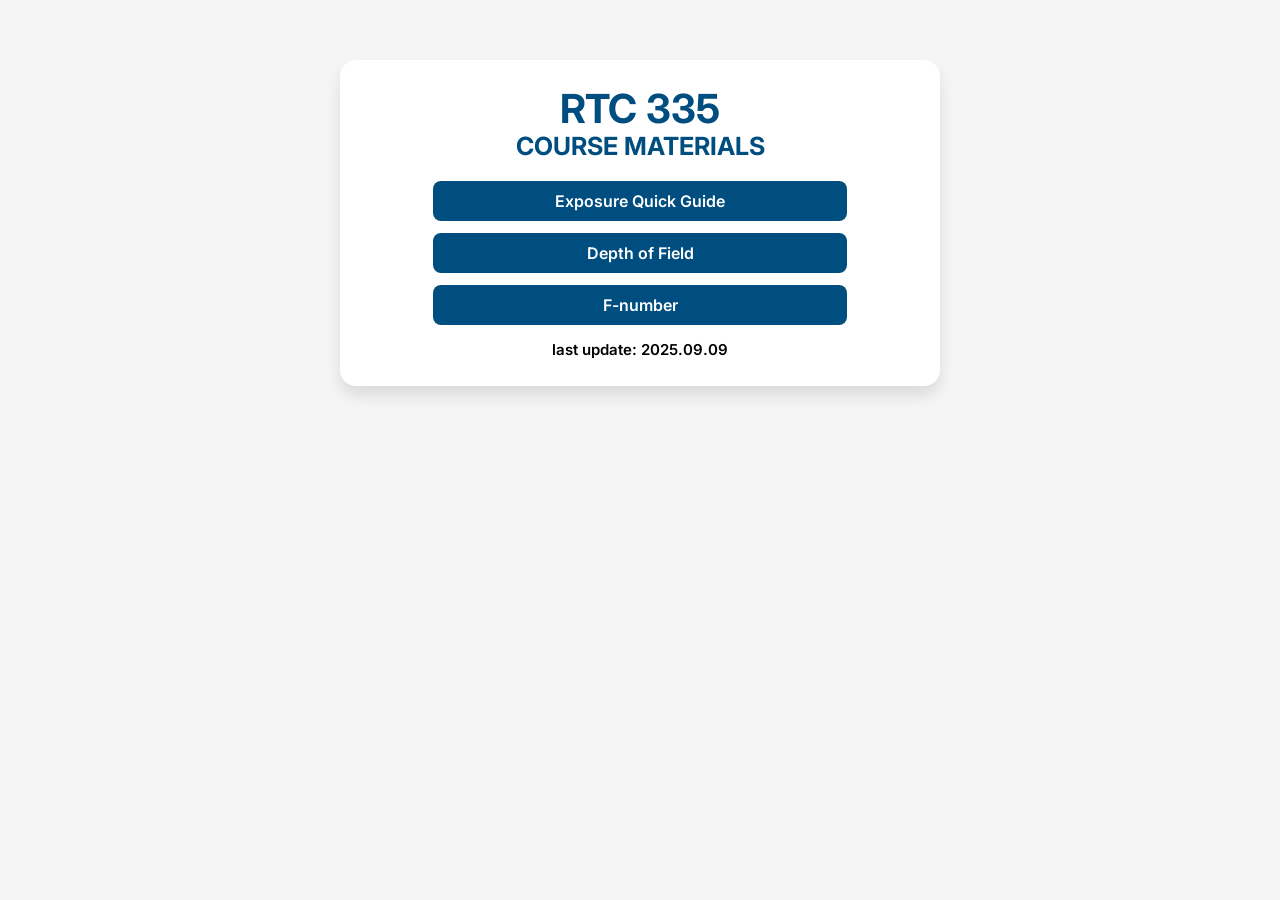
<file: index.html>
<!DOCTYPE html>
<html lang="en">
<head>
  <meta charset="UTF-8">
  <meta name="viewport" content="width=device-width, initial-scale=1">
  <title>RTC 335</title>
  <link rel="preconnect" href="https://fonts.googleapis.com">
  <link rel="preconnect" href="https://fonts.gstatic.com" crossorigin>
  <link href="https://fonts.googleapis.com/css2?family=Inter:wght@400;600&display=swap" rel="stylesheet">
  <link rel="stylesheet" href="assets/index-style.css">
</head>
<body>

  <div class="container">
    <h1>RTC 335</h1>
    <h2>COURSE MATERIALS</h2>
    <nav aria-label="Index Navigation">
      <a class="button" href="guide.html">Exposure Quick Guide</a>
      <a class="button" href="dof.html">Depth of Field</a>
      <a class="button" href="fstop.html">F-number</a>
    </nav>
    <p class="text">last update: 2025.09.09</p>
  </div>
  
</body>
</html>
</file>
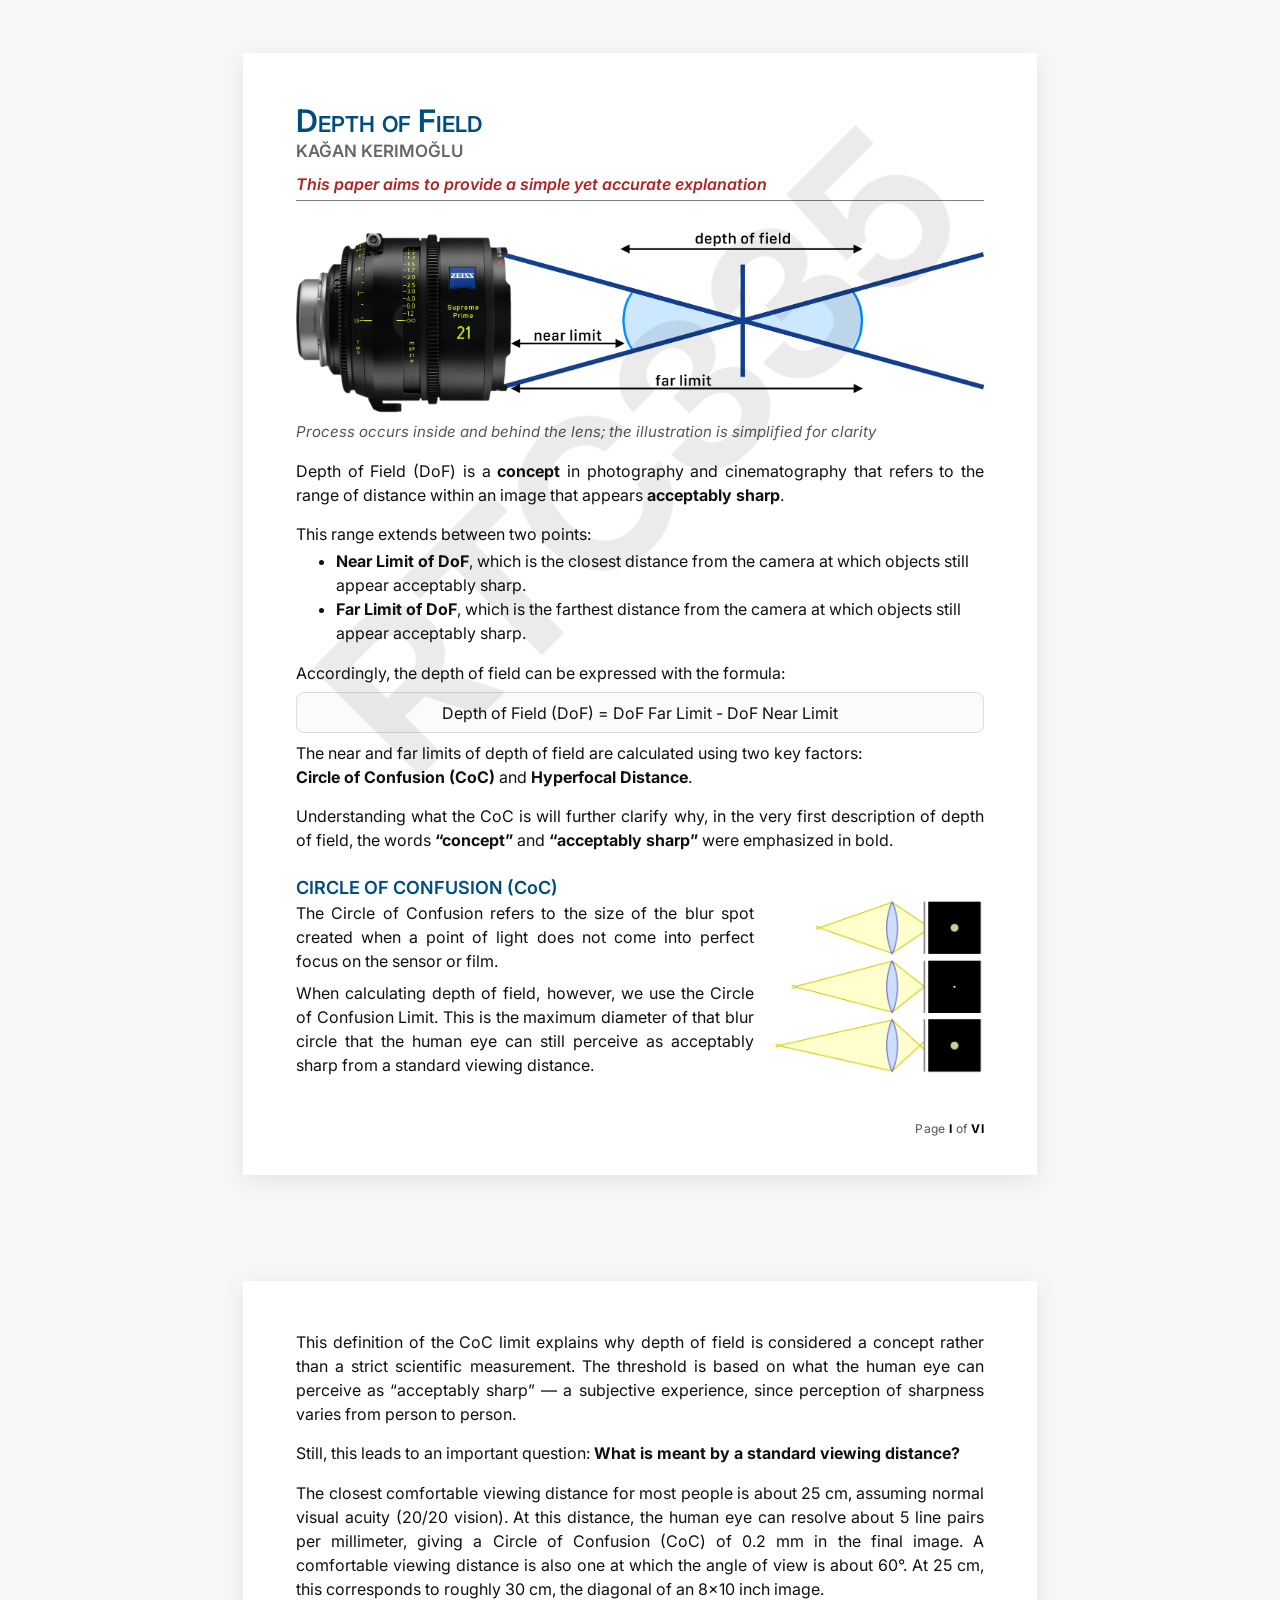
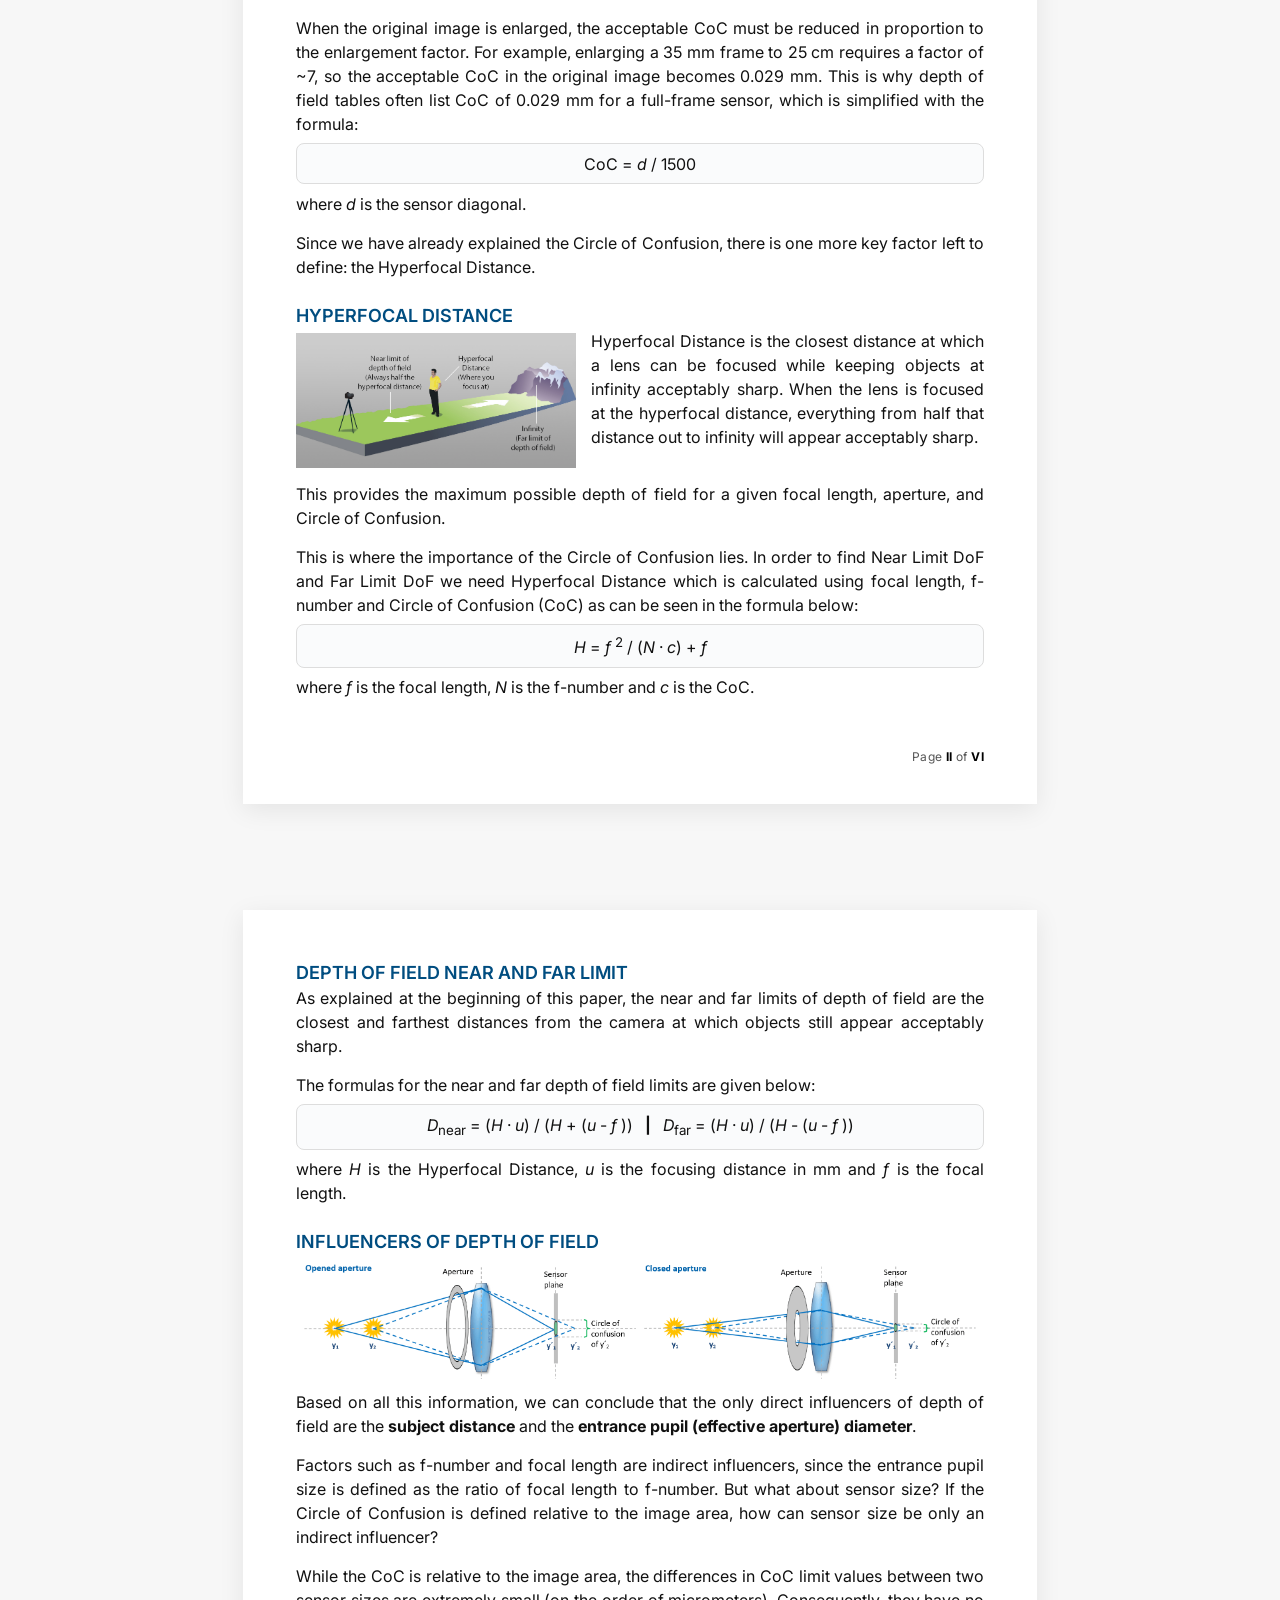
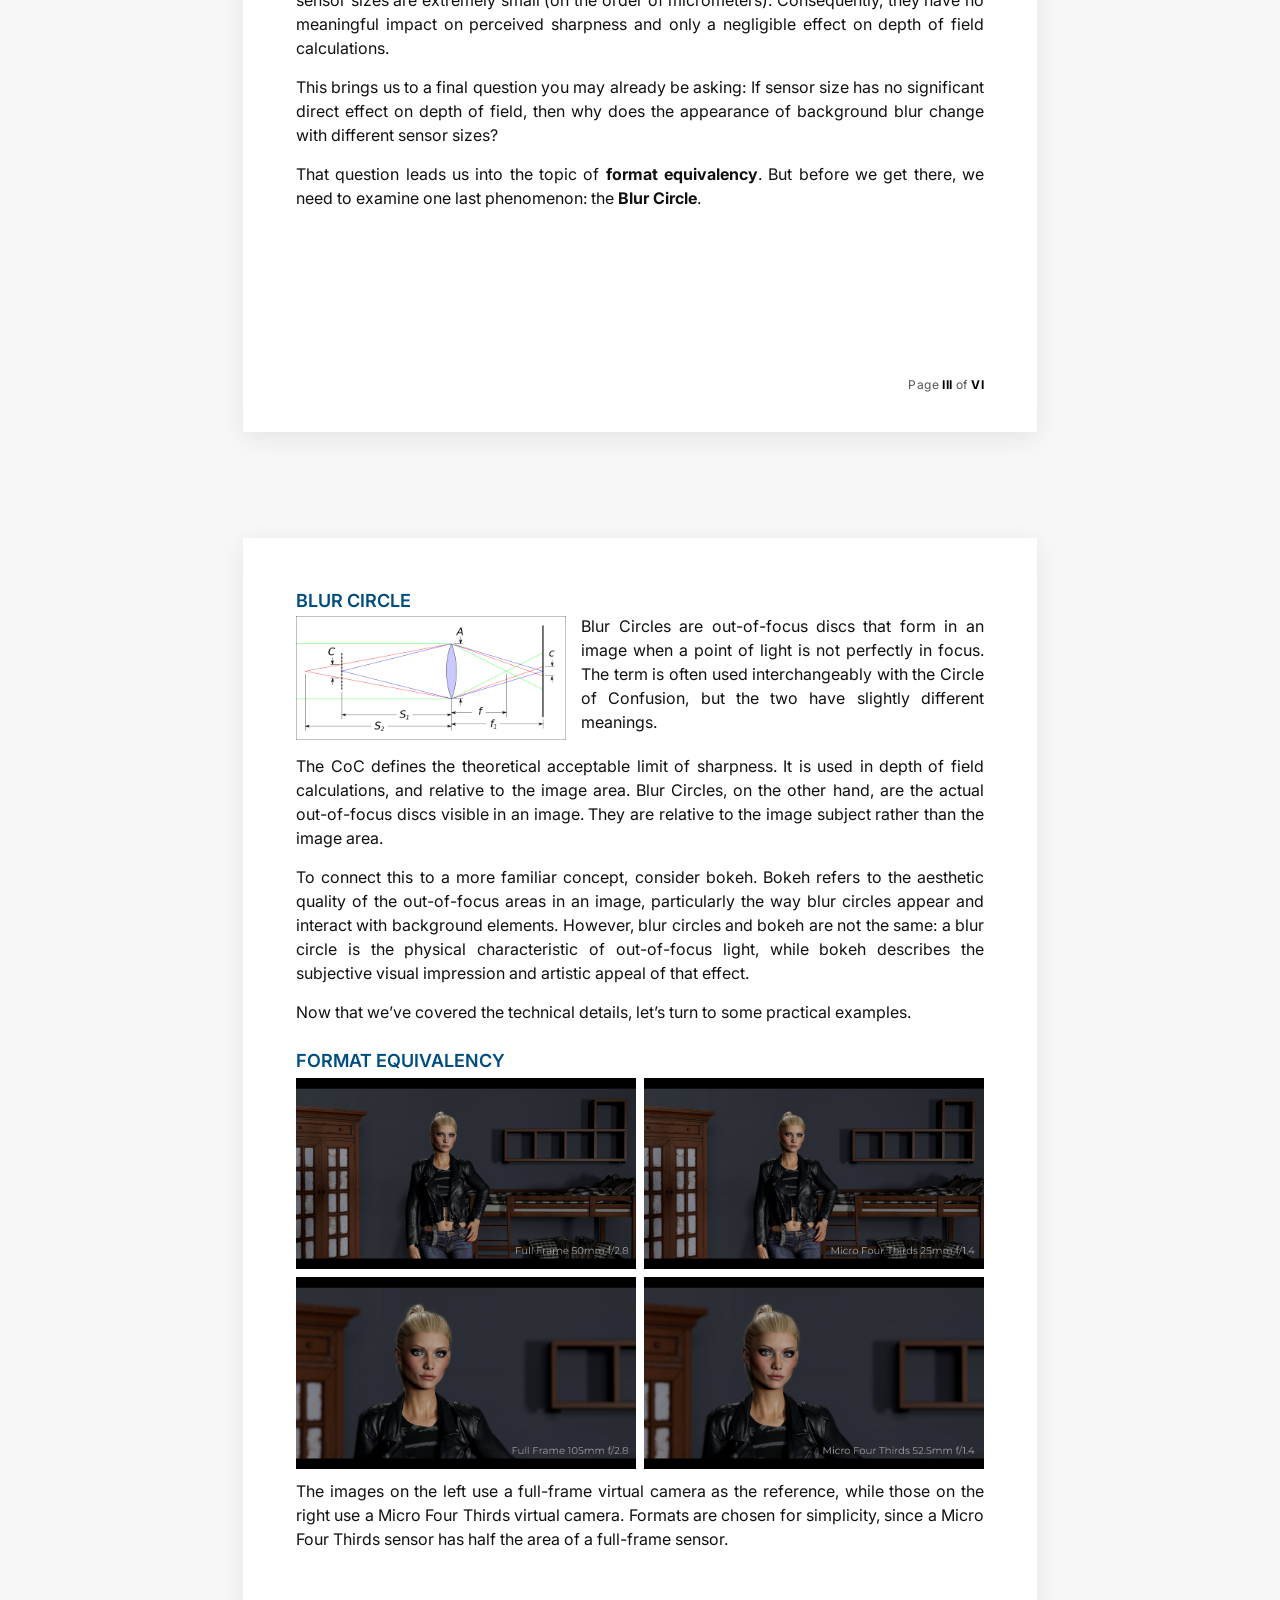
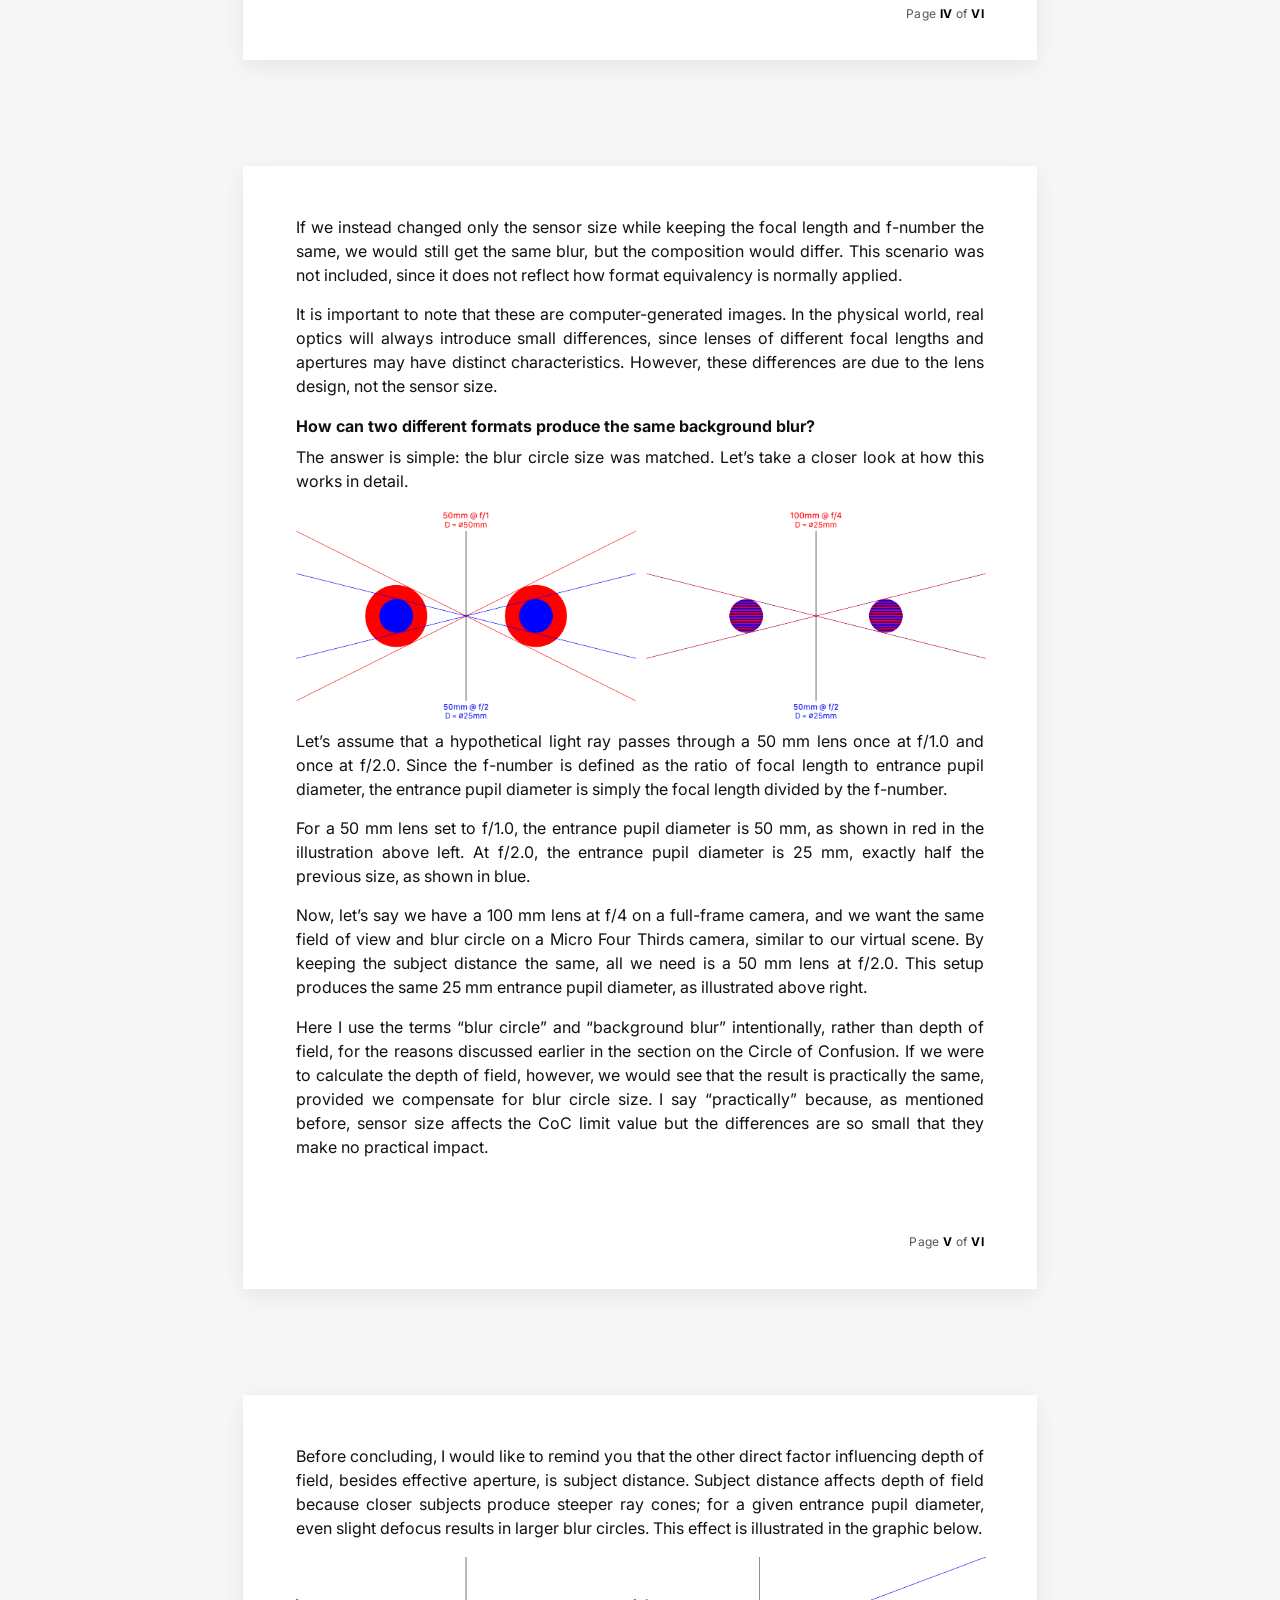
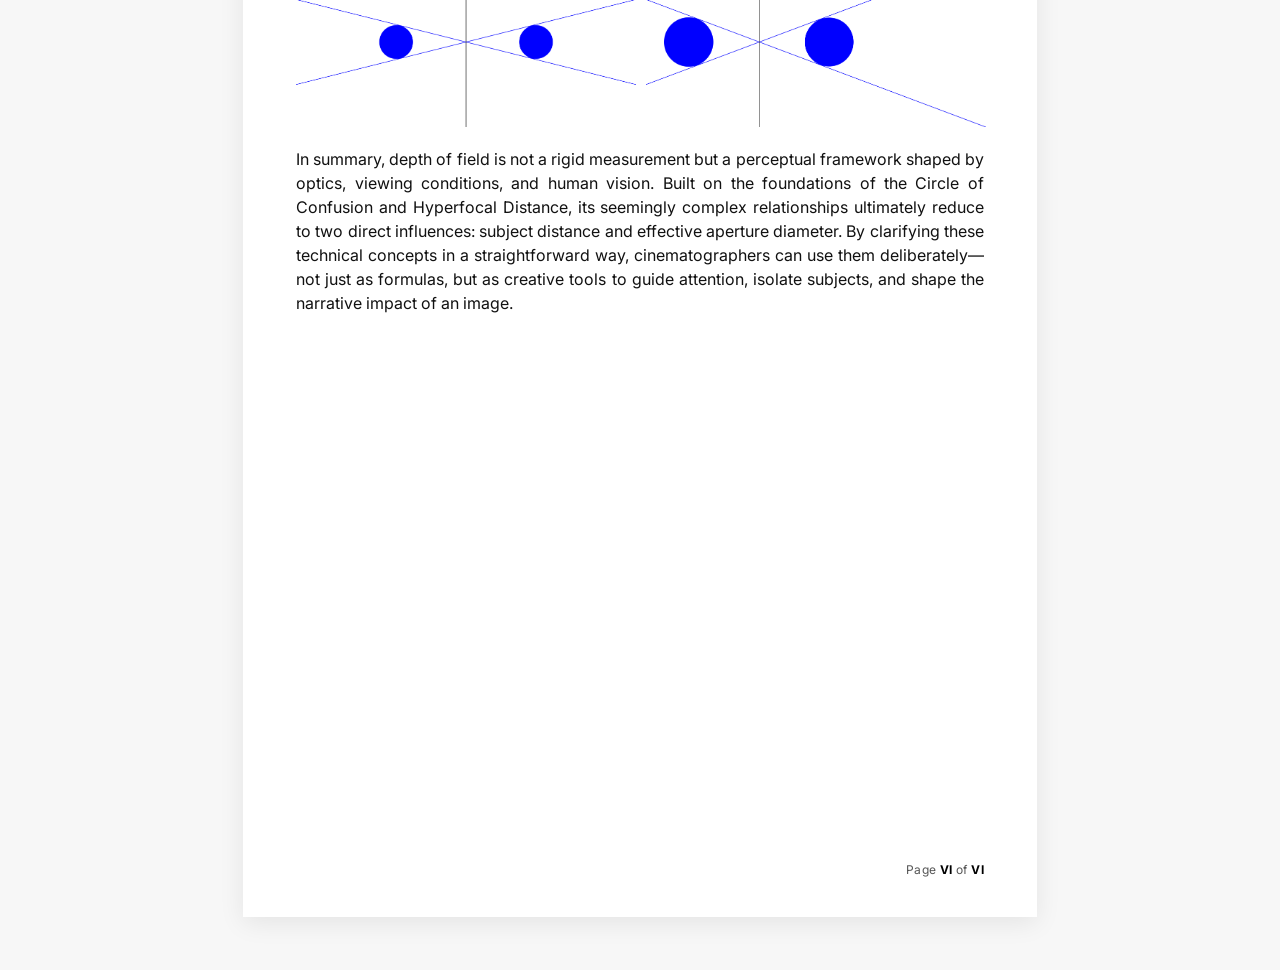
<file: dof.html>
<!DOCTYPE html>
<html lang="en">
<head>
  <meta charset="utf-8">
  <meta name="viewport" content="width=device-width, initial-scale=1" />
  <title>Depth of Field</title>
  <link rel="preconnect" href="https://fonts.googleapis.com">
  <link rel="preconnect" href="https://fonts.gstatic.com" crossorigin>
  <link href="https://fonts.googleapis.com/css2?family=Inter:wght@400;600&display=swap" rel="stylesheet">
  <link rel="stylesheet" href="assets/main-style.css">
</head>
<!-- remove data-watermark for clean preview -->
<body data-watermark>

<!-- div for fit-to-screen. remove if not necessary -->
<div id="fit-to-screen">

  <!-- Page I -->
  <section class="page">
    <header>
      <h1>Depth of Field</h1>
    </header>
    <div class="byline">KAĞAN KERIMOĞLU</div>
    <p class="intro">This paper aims to provide a simple yet accurate explanation</p>

    <img src="assets/media/dof-illustration.png" alt="Depth of Field" style="width:100%; height:auto; border-radius:10px; margin-top:4mm;">
    <p class="caption"><em>Process occurs inside and behind the lens; the illustration is simplified for clarity</em></p>

    <p>Depth of Field (DoF) is a <strong>concept</strong> in photography and cinematography that refers to the range of distance within an image that appears <strong>acceptably sharp</strong>.</p>
    <p class="tight">This range extends between two points:</p>
    <ul>
      <li><strong>Near Limit of DoF</strong>, which is the closest distance from the camera at which objects still appear acceptably sharp.</li>
      <li><strong>Far Limit of DoF</strong>, which is the farthest distance from the camera at which objects still appear acceptably sharp.</li>
    </ul>

    <p class="specific-margin-4">Accordingly, the depth of field can be expressed with the formula:</p>
    <div class="formula">Depth of Field (DoF) = DoF Far Limit - DoF Near Limit</div>
    <p>The near and far limits of depth of field are calculated using two key factors:<strong><br>Circle of Confusion (CoC)</strong> and <strong>Hyperfocal Distance</strong>.</p>
    <p>Understanding what the CoC is will further clarify why, in the very first description of depth of field, the words <strong>“concept”</strong> and <strong>“acceptably sharp”</strong> were emphasized in bold.</p>

    <h2>CIRCLE OF CONFUSION (CoC)</h2>
    <!-- Flex container only for the first two paragraphs + image -->
    <div style="display: flex; align-items: flex-start; gap: 20px;">
      <!-- Left column: first two paragraphs -->
      <div style="flex: 1;">
        <p>The Circle of Confusion refers to the size of the blur spot created when a point of light does not come into perfect focus on the sensor or film.</p>
        <p>When calculating depth of field, however, we use the Circle of Confusion Limit. This is the maximum diameter of that blur circle that the human eye can still perceive as acceptably sharp from a standard viewing distance.</p>
      </div>
      <!-- Right column: image -->
      <div style="flex: 0 0 210px; margin-top: 5px;">
        <img src="assets/media/coc-illustration.png" alt="CoC Lens Diagram" style="width:100%; height:auto; border-radius:0px;">
      </div>
    </div>

    <footer class="page-footer">
      <span class="folio">Page <b>I</b> of <b>VI</b></span>
    </footer>
  </section>

  <!-- Page II -->
  <section class="page">
    <p class="specific-margin-0">This definition of the CoC limit explains why depth of field is considered a concept rather than a strict scientific measurement. The threshold is based on what the human eye can perceive as “acceptably sharp” — a subjective experience, since perception of sharpness varies from person to person.</p>
    <p>Still, this leads to an important question: <strong>What is meant by a standard viewing distance?</strong></p>
    <p>The closest comfortable viewing distance for most people is about 25 cm, assuming normal visual acuity (20/20 vision). At this distance, the human eye can resolve about 5 line pairs per millimeter, giving a Circle of Confusion (CoC) of 0.2 mm in the final image. A comfortable viewing distance is also one at which the angle of view is about 60°. At 25 cm, this corresponds to roughly 30 cm, the diagonal of an 8×10 inch image.</p>
    <p>When the original image is enlarged, the acceptable CoC must be reduced in proportion to the enlargement factor. For example, enlarging a 35 mm frame to 25 cm requires a factor of ~7, so the acceptable CoC in the original image becomes 0.029 mm. This is why depth of field tables often list CoC of 0.029 mm for a full-frame sensor, which is simplified with the formula:</p>
    <div class="formula">CoC = <em>d</em> / 1500</div>
    <p>where <em>d</em> is the sensor diagonal.</p>
    <p>Since we have already explained the Circle of Confusion, there is one more key factor left to define: the Hyperfocal Distance.</p>

    <h2>HYPERFOCAL DISTANCE</h2>
    <!-- Flex container only for the first two paragraphs + image -->
    <div style="display: flex; align-items: flex-start; gap: 15px;">
      <!-- Left column: image -->
      <div style="flex: 0 0 280px; margin-top: 12px;">
        <img src="assets/media/hyperfocal-distance.jpg" alt="Hyperfocal Distance" style="width:100%; height:auto; border-radius:0px;">
      </div>
      <!-- Right column: first two paragraphs -->
      <div style="flex: 1;">
        <p>Hyperfocal Distance is the closest distance at which a lens can be focused while keeping objects at infinity acceptably sharp. When the lens is focused at the hyperfocal distance, everything from half that distance out to infinity will appear acceptably sharp.</p>
      </div>
    </div>

    <!-- Remaining paragraphs continue full width -->
    <p>This provides the maximum possible depth of field for a given focal length, aperture, and Circle of Confusion.</p>
    <p>This is where the importance of the Circle of Confusion lies. In order to find Near Limit DoF and Far Limit DoF we need Hyperfocal Distance which is calculated using focal length, f-number and Circle of Confusion (CoC) as can be seen in the formula below:</p>
    <div class="formula"><em>H</em> = <em>f</em><sup> 2</sup> / (<em>N</em> &middot; <em>c</em>) + <em>f</em></div>
    <p>where <em>f</em> is the focal length, <em>N</em> is the f-number and <em>c</em> is the CoC.</p>

    <footer class="page-footer">
      <span class="folio">Page <b>II</b> of <b>VI</b></span>
    </footer>
  </section>

  <!-- Page III -->
  <section class="page">
    <h2 class="specific-margin-0">DEPTH OF FIELD NEAR AND FAR LIMIT</h2>
    <p>As explained at the beginning of this paper, the near and far limits of depth of field are the closest and farthest distances from the camera at which objects still appear acceptably sharp.</p>
    <p>The formulas for the near and far depth of field limits are given below:</p>
    <div class="formula"><em>D</em><sub>near</sub> = (<em>H</em> &middot; <em>u</em>) / (<em>H</em> + (<em>u</em> - <em>f </em>))&nbsp;&nbsp;&nbsp;<strong>|</strong>&nbsp;&nbsp;&nbsp;<em>D</em><sub>far</sub> = (<em>H</em> &middot; <em>u</em>) / (<em>H</em> - (<em>u</em> - <em>f </em>))</div>
    <p>where <em>H</em> is the Hyperfocal Distance, <em>u</em> is the focusing distance in mm and <em>f</em> is the focal length.</p>

    <h2>INFLUENCERS OF DEPTH OF FIELD</h2>
    <img src="assets/media/aperturesize-diagram.png" alt="DoF Fundamentals" style="width:100%; height:auto; margin-top:8px; margin-bottom: 3px;">
    <p>Based on all this information, we can conclude that the only direct influencers of depth of field are the <strong>subject distance</strong> and the <strong>entrance pupil (effective aperture) diameter</strong>.</p>
    <p>Factors such as f-number and focal length are indirect influencers, since the entrance pupil size is defined as the ratio of focal length to f-number. But what about sensor size? If the Circle of Confusion is defined relative to the image area, how can sensor size be only an indirect influencer?</p>
    <p>While the CoC is relative to the image area, the differences in CoC limit values between two sensor sizes are extremely small (on the order of micrometers). Consequently, they have no meaningful impact on perceived sharpness and only a negligible effect on depth of field calculations.</p>
    <p>This brings us to a final question you may already be asking: If sensor size has no significant direct effect on depth of field, then why does the appearance of background blur change with different sensor sizes?</p>
    <p>That question leads us into the topic of <strong>format equivalency</strong>. But before we get there, we need to examine one last phenomenon: the <strong>Blur Circle</strong>.</p>

    <footer class="page-footer">
      <span class="folio">Page <b>III</b> of <b>VI</b></span>
    </footer>
  </section>

  <!-- Page IV -->
  <section class="page">
    <h2 class="specific-margin-0">BLUR CIRCLE</h2>
    <div style="display: flex; align-items: flex-start; gap: 15px;">
      <!-- Left column: image -->
      <div style="flex: 0 0 270px; margin-top: 10px;">
        <img src="assets/media/blurcircle-diagram.png" alt="Blur Circle Diagram" style="width:100%; height:auto; border-radius:0px;">
      </div>
      <!-- Right column: first two paragraphs -->
      <div style="flex: 1;">
        <p>Blur Circles are out-of-focus discs that form in an image when a point of light is not perfectly in focus. The term is often used interchangeably with the Circle of Confusion, but the two have slightly different meanings.</p>
      </div>
    </div>

    <!-- Remaining paragraphs continue full width -->
    <p>The CoC defines the theoretical acceptable limit of sharpness. It is used in depth of field calculations, and relative to the image area. Blur Circles, on the other hand, are the actual out-of-focus discs visible in an image. They are relative to the image subject rather than the image area.</p>
    <p>To connect this to a more familiar concept, consider bokeh. Bokeh refers to the aesthetic quality of the out-of-focus areas in an image, particularly the way blur circles appear and interact with background elements. However, blur circles and bokeh are not the same: a blur circle is the physical characteristic of out-of-focus light, while bokeh describes the subjective visual impression and artistic appeal of that effect.</p>
    <p>Now that we’ve covered the technical details, let’s turn to some practical examples.</p>

    <h2>FORMAT EQUIVALENCY</h2>
    <div style="display: flex; gap: 8px; margin-top: 12px;"> <img src="assets/media/fullframe-50mm.jpg" style="width:340px; height:auto;" alt="Full Frame 50mm"/> <img src="assets/media/mtf-25mm.jpg" style="width:340px; height:auto;" alt="MFT 25mm"/> </div>
    <div style="display: flex; gap: 8px; margin-top: 8px; margin-bottom: 3px;"> <img src="assets/media/fullframe-105mm.jpg" style="width:340px; height:auto;" alt="Full Frame 105mm"/> <img src="assets/media/mtf-52mm.jpg" style="width:340px; height:auto;" alt="MFT 52mm"/> </div>
    <p>The images on the left use a full-frame virtual camera as the reference, while those on the right use a Micro Four Thirds virtual camera. Formats are chosen for simplicity, since a Micro Four Thirds sensor has half the area of a full-frame sensor.</p>

    <footer class="page-footer">
      <span class="folio">Page <b>IV</b> of <b>VI</b></span>
    </footer>
  </section>

  <!-- Page V -->
  <section class="page">
    <p class="specific-margin-0">If we instead changed only the sensor size while keeping the focal length and f-number the same, we would still get the same blur, but the composition would differ. This scenario was not included, since it does not reflect how format equivalency is normally applied.</p>
    <p>It is important to note that these are computer-generated images. In the physical world, real optics will always introduce small differences, since lenses of different focal lengths and apertures may have distinct characteristics. However, these differences are due to the lens design, not the sensor size.</p>
    <p><strong>How can two different formats produce the same background blur?</strong></p>
    <p class="specific-margin-0">The answer is simple: the blur circle size was matched. Let’s take a closer look at how this works in detail.</p>

    <div style="display: flex; gap: 10px; margin-top: 8px;"> <img src="assets/media/blurcircles-unequalsize.png" width="340" height="auto" alt="Blue Circles Unequal Size"/> <img src="assets/media/blurcircles-equalsize.png" width="340" height="auto" alt="Blur Circles of Equal Size"/></div>
    <p>Let’s assume that a hypothetical light ray passes through a 50 mm lens once at f/1.0 and once at f/2.0. Since the f-number is defined as the ratio of focal length to entrance pupil diameter, the entrance pupil diameter is simply the focal length divided by the f-number.</p>
    <p>For a 50 mm lens set to f/1.0, the entrance pupil diameter is 50 mm, as shown in red in the illustration above left. At f/2.0, the entrance pupil diameter is 25 mm, exactly half the previous size, as shown in blue.</p>
    <p>Now, let’s say we have a 100 mm lens at f/4 on a full-frame camera, and we want the same field of view and blur circle on a Micro Four Thirds camera, similar to our virtual scene. By keeping the subject distance the same, all we need is a 50 mm lens at f/2.0. This setup produces the same 25 mm entrance pupil diameter, as illustrated above right.</p>
    <p>Here I use the terms “blur circle” and “background blur” intentionally, rather than depth of field, for the reasons discussed earlier in the section on the Circle of Confusion. If we were to calculate the depth of field, however, we would see that the result is practically the same, provided we compensate for blur circle size. I say “practically” because, as mentioned before, sensor size affects the CoC limit value but the differences are so small that they make no practical impact.</p>

    <footer class="page-footer">
      <span class="folio">Page <b>V</b> of <b>VI</b></span>
    </footer>
  </section>

  <!-- Page VI -->
  <section class="page">
    <p class="specific-margin-0">Before concluding, I would like to remind you that the other direct factor influencing depth of field, besides effective aperture, is subject distance. Subject distance affects depth of field because closer subjects produce steeper ray cones; for a given entrance pupil diameter, even slight defocus results in larger blur circles. This effect is illustrated in the graphic below.</p>
    <div style="display: flex; gap: 10px; margin-top: 10px; margin-bottom: 12px"> <img src="assets/media/blurcircle-distancestandard.png" width="340" height="auto" alt="Blur Cirle Standard Distance"/> <img src="assets/media/blurcircle-distanceclose.png" width="340" height="auto" alt="Blur Circle Close Distance"/></div>
    <p>In summary, depth of field is not a rigid measurement but a perceptual framework shaped by optics, viewing conditions, and human vision. Built on the foundations of the Circle of Confusion and Hyperfocal Distance, its seemingly complex relationships ultimately reduce to two direct influences: subject distance and effective aperture diameter. By clarifying these technical concepts in a straightforward way, cinematographers can use them deliberately—not just as formulas, but as creative tools to guide attention, isolate subjects, and shape the narrative impact of an image.</p>

    <footer class="page-footer">
      <span class="folio">Page <b>VI</b> of <b>VI</b></span>
    </footer>
  </section>

<!-- div closing for fit-to-screen. remove if not necessary -->
</div> 
<!-- script for fit-to-screen. remove if not necessary -->
<script src="assets/fit-to-screen.js"></script>

</body>
</html>
</file>
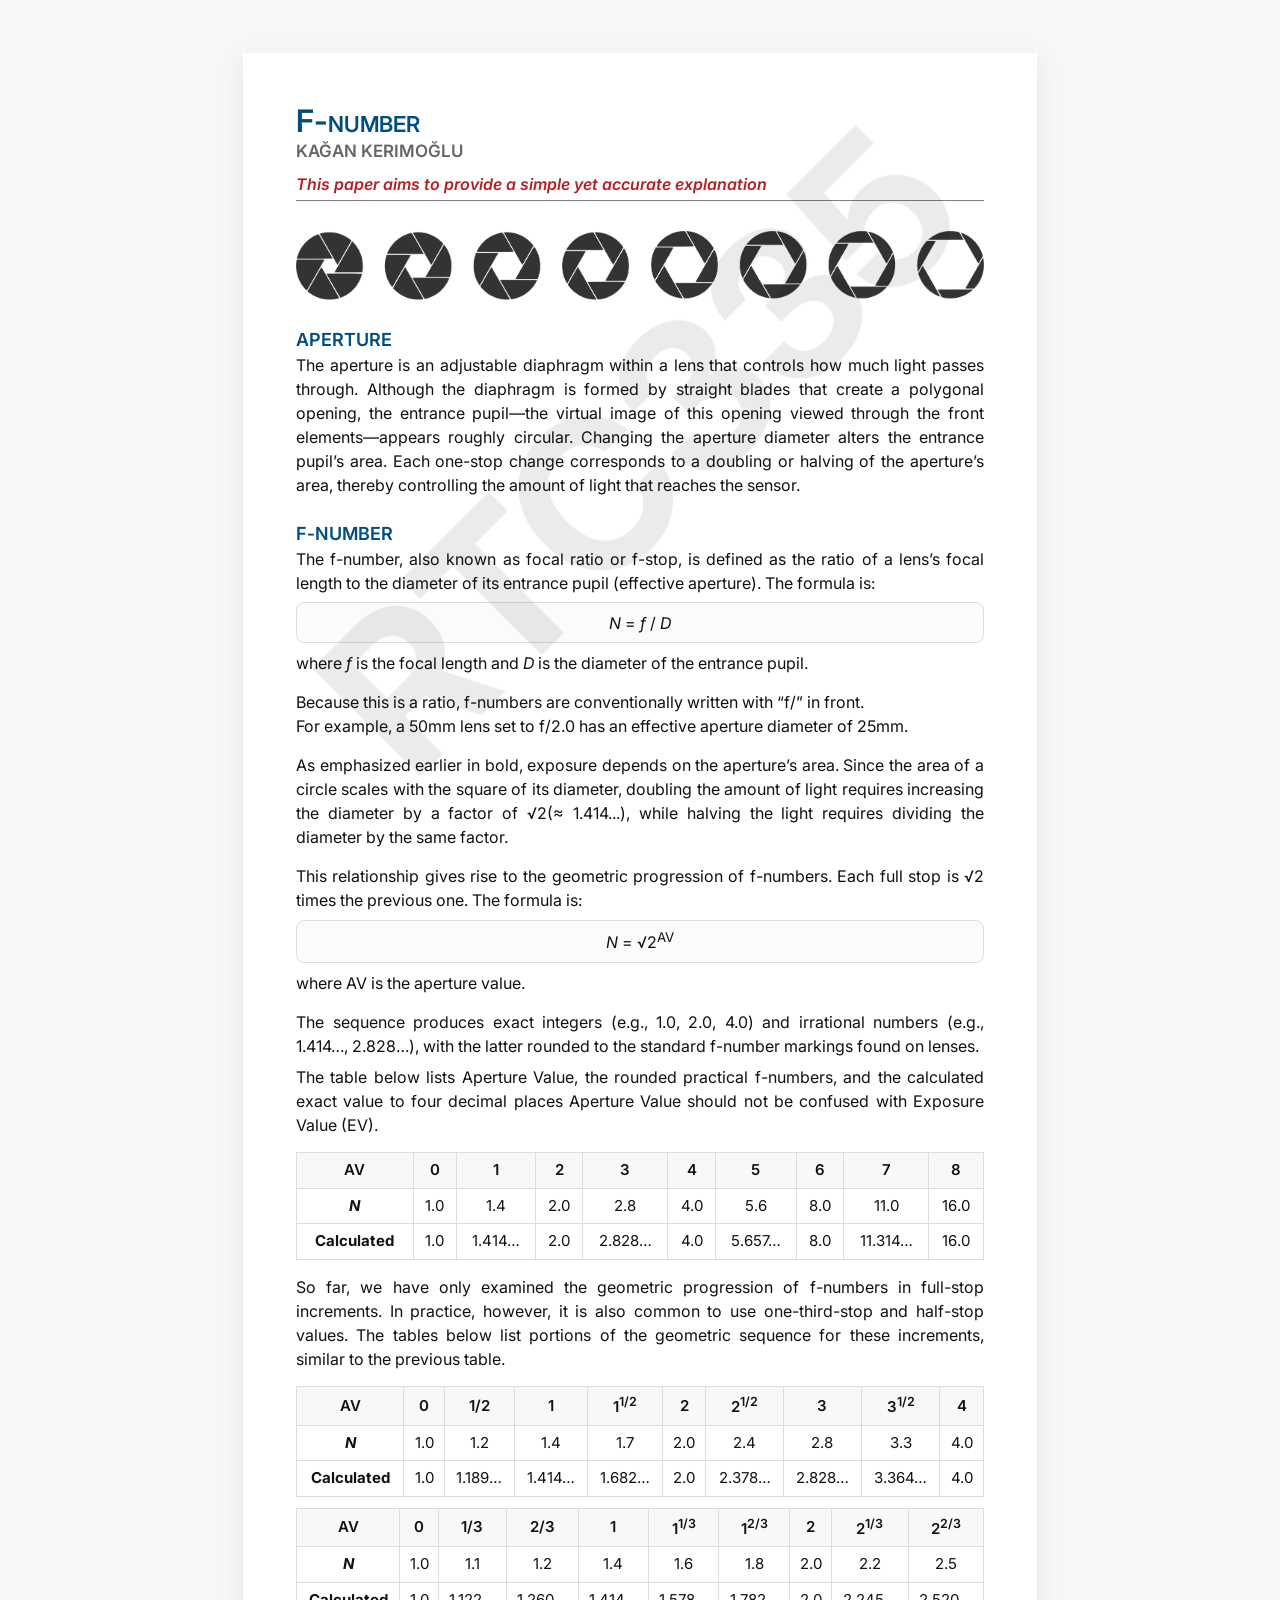
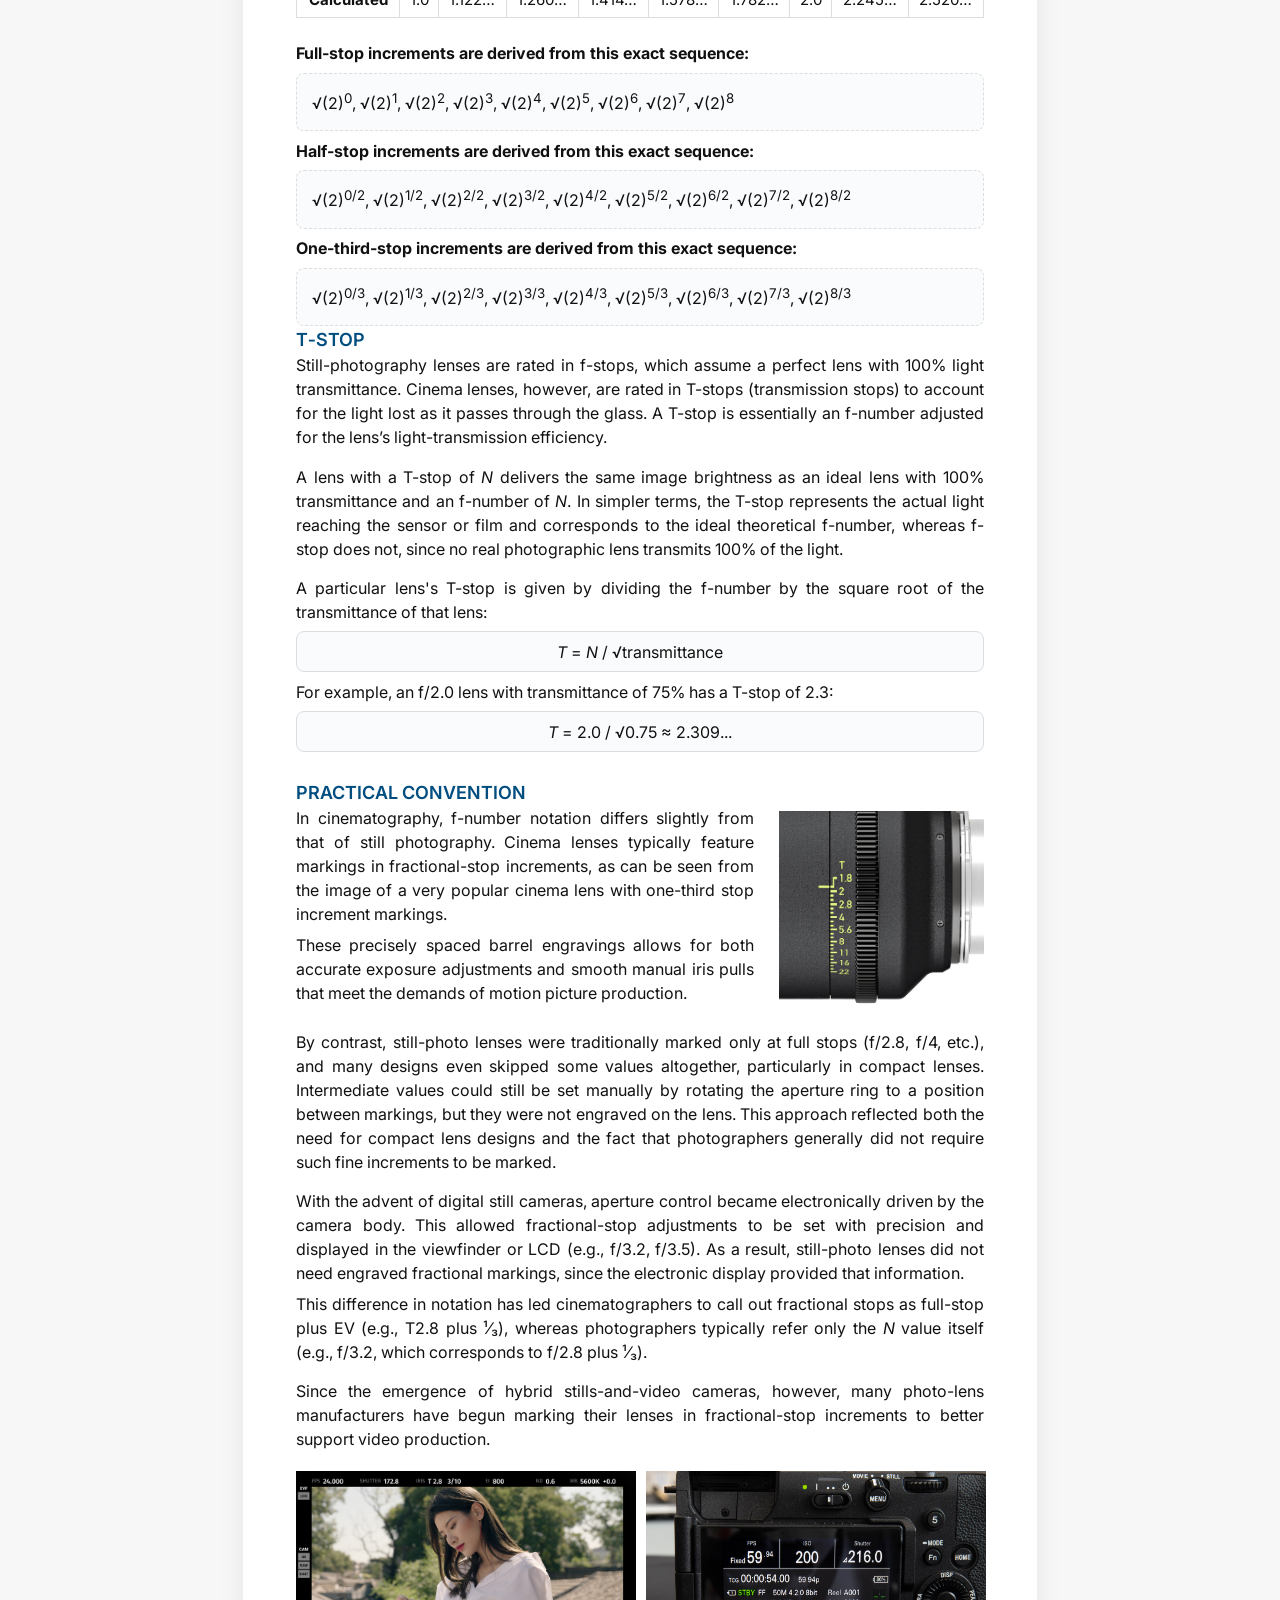
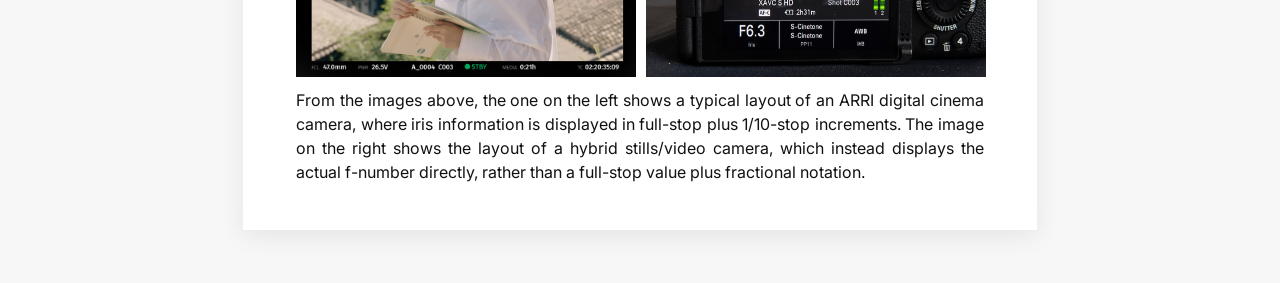
<file: fstop.html>
<!DOCTYPE html>
<html lang="en">
<head>
  <meta charset="utf-8">
  <meta name="viewport" content="width=device-width, initial-scale=1" />
  <title>F‑number</title>
  <link rel="preconnect" href="https://fonts.googleapis.com">
  <link rel="preconnect" href="https://fonts.gstatic.com" crossorigin>
  <link href="https://fonts.googleapis.com/css2?family=Inter:wght@400;600&display=swap" rel="stylesheet">
  <link rel="stylesheet" href="assets/main-style.css">
  <style>
    .no-smallcaps {
      font-variant: normal;   /* disabled small caps */
      font-size: 100%;        /* keep same size as parent */
    }    
  </style>
</head>
<!-- remove data-watermark for clean preview -->
<body data-watermark>

<!-- div for fit-to-screen. remove if not necessary -->
<div id="fit-to-screen">

  <section class="page">
    <header>
      <h1>F<span class="no-smallcaps">-</span>number</h1>
    </header>
    <div class="byline">KAĞAN KERIMOĞLU</div>
    <p class="intro">This paper aims to provide a simple yet accurate explanation</p>

    <img src="assets/media/aperture-illustration.png" alt="Aperture Illustration" style="width:100%; height:auto; border-radius:10px; margin-top:4mm; margin-bottom:6mm;">

    <h2 class="specific-margin-1">APERTURE</h2>
    <p class="aperture-text">The aperture is an adjustable diaphragm within a lens that controls how much light passes through. Although the diaphragm is formed by straight blades that create a polygonal opening, the entrance pupil—the virtual image of this opening viewed through the front elements—appears roughly circular. Changing the aperture diameter alters the entrance pupil’s area. Each one-stop change corresponds to a doubling or halving of the aperture’s area, thereby controlling the amount of light that reaches the sensor.</p>

    <h2>F‑NUMBER</h2>
    <p>The f-number, also known as focal ratio or f-stop, is defined as the ratio of a lens&rsquo;s focal length to the diameter of its entrance pupil (effective aperture). The formula is:</p>
    <div class="formula"><em>N</em> = <em>f</em> / <em>D</em></div>
    <p>where <em>f</em> is the focal length and <em>D</em> is the diameter of the entrance pupil.</p>
    <p>Because this is a ratio, f-numbers are conventionally written with “f/” in front.<br>For example, a 50mm lens set to f/2.0 has an effective aperture diameter of 25mm.</p>
    <p>As emphasized earlier in bold, exposure depends on the aperture’s area. Since the area of a circle scales with the square of its diameter, doubling the amount of light requires increasing the diameter by a factor of √2(≈ 1.414...), while halving the light requires dividing the diameter by the same factor.</p>
    <p>This relationship gives rise to the geometric progression of f-numbers. Each full stop is &radic;2 times the previous one. The formula is:</p>
    <div class="formula"><em>N</em> = &radic;2<sup>AV</sup></div>
    <p>where AV is the aperture value.</p>
    <p>The sequence produces exact integers (e.g., 1.0, 2.0, 4.0) and irrational numbers (e.g., 1.414…, 2.828…), with the latter rounded to the standard f-number markings found on lenses.</p>
    
    <p class="specific-margin-0">The table below lists Aperture Value, the rounded practical f-numbers, and the calculated exact value to four decimal places Aperture Value should not be confused with Exposure Value (EV).</p>
    <table aria-label="Full-stop table">
      <thead>
        <tr>
          <th>AV</th>
          <th>0</th>
          <th>1</th>
          <th>2</th>
          <th>3</th>
          <th>4</th>
          <th>5</th>
          <th>6</th>
          <th>7</th>
          <th>8</th>
        </tr>
      </thead>
      <tbody>
        <tr>
          <th><em>N</em></th>
          <td>1.0</td>
          <td>1.4</td>
          <td>2.0</td>
          <td>2.8</td>
          <td>4.0</td>
          <td>5.6</td>
          <td>8.0</td>
          <td>11.0</td>
          <td>16.0</td>
        </tr>
        <tr>
          <th>Calculated</th>
          <td>1.0</td>
          <td>1.414…</td>
          <td>2.0</td>
          <td>2.828…</td>
          <td>4.0</td>
          <td>5.657…</td>
          <td>8.0</td>
          <td>11.314…</td>
          <td>16.0</td>
        </tr>
      </tbody>
    </table>
    <p>So far, we have only examined the geometric progression of f-numbers in full-stop increments. In practice, however, it is also common to use one-third-stop and half-stop values. The tables below list portions of the geometric sequence for these increments, similar to the previous table.</p>
    <table aria-label="Half-stop table">
      <thead>
        <tr>
          <th>AV</th>
          <th>0</th>
          <th>1/2</th>
          <th>1</th>
          <th>1<sup>1/2</sup></th>
          <th>2</th>
          <th>2<sup>1/2</sup></th>
          <th>3</th>
          <th>3<sup>1/2</sup></th>
          <th>4</th>
        </tr>
      </thead>
      <tbody>
        <tr>
          <th><em>N</em></th>
          <td>1.0</td>
          <td>1.2</td>
          <td>1.4</td>
          <td>1.7</td>
          <td>2.0</td>
          <td>2.4</td>
          <td>2.8</td>
          <td>3.3</td>
          <td>4.0</td>
        </tr>
        <tr>
          <th>Calculated</th>
          <td>1.0</td>
          <td>1.189…</td>
          <td>1.414…</td>
          <td>1.682…</td>
          <td>2.0</td>
          <td>2.378…</td>
          <td>2.828…</td>
          <td>3.364…</td>
          <td>4.0</td>
        </tr>
      </tbody>
    </table>
    <table class="specific-table-margin" aria-label="One-third-stop table">
      <thead>
        <tr>
          <th>AV</th>
          <th>0</th>
          <th>1/3</th>
          <th>2/3</th>
          <th>1</th>
          <th>1<sup>1/3</sup></th>
          <th>1<sup>2/3</sup></th>
          <th>2</th>
          <th>2<sup>1/3</sup></th>
          <th>2<sup>2/3</sup></th>
        </tr>
      </thead>
      <tbody>
        <tr>
          <th><em>N</em></th>
          <td>1.0</td>
          <td>1.1</td>
          <td>1.2</td>
          <td>1.4</td>
          <td>1.6</td>
          <td>1.8</td>
          <td>2.0</td>
          <td>2.2</td>
          <td>2.5</td>
        </tr>
        <tr>
          <th>Calculated</th>
          <td>1.0</td>
          <td>1.122…</td>
          <td>1.260…</td>
          <td>1.414…</td>
          <td>1.578…</td>
          <td>1.782…</td>
          <td>2.0</td>
          <td>2.245…</td>
          <td>2.520…</td>
        </tr>
      </tbody>
    </table>
    <p><strong>Full-stop increments are derived from this exact sequence:</strong></p>
    <div class="seq">√(2)<sup>0</sup>, √(2)<sup>1</sup>, √(2)<sup>2</sup>, √(2)<sup>3</sup>, √(2)<sup>4</sup>, √(2)<sup>5</sup>, √(2)<sup>6</sup>, √(2)<sup>7</sup>, √(2)<sup>8</sup></div>
    <p><strong>Half-stop increments are derived from this exact sequence:</strong></p>
    <div class="seq">√(2)<sup>0/2</sup>, √(2)<sup>1/2</sup>, √(2)<sup>2/2</sup>, √(2)<sup>3/2</sup>, √(2)<sup>4/2</sup>, √(2)<sup>5/2</sup>, √(2)<sup>6/2</sup>, √(2)<sup>7/2</sup>, √(2)<sup>8/2</sup></div>
    <p><strong>One-third-stop increments are derived from this exact sequence:</strong></p>
    <div class="seq">√(2)<sup>0/3</sup>, √(2)<sup>1/3</sup>, √(2)<sup>2/3</sup>, √(2)<sup>3/3</sup>, √(2)<sup>4/3</sup>, √(2)<sup>5/3</sup>, √(2)<sup>6/3</sup>, √(2)<sup>7/3</sup>, √(2)<sup>8/3</sup></div>
    
    <h2 class="specific-margin-0">T‑STOP</h2>
    <p>Still-photography lenses are rated in f-stops, which assume a perfect lens with 100% light transmittance. Cinema lenses, however, are rated in T-stops (transmission stops) to account for the light lost as it passes through the glass. A T-stop is essentially an f-number adjusted for the lens&rsquo;s light-transmission efficiency.</p>
    <p>A lens with a T-stop of <em>N</em> delivers the same image brightness as an ideal lens with 100% transmittance and an f-number of <em>N</em>. In simpler terms, the T-stop represents the actual light reaching the sensor or film and corresponds to the ideal theoretical f-number, whereas f-stop does not, since no real photographic lens transmits 100% of the light.</p>
    <p>A particular lens's T-stop is given by dividing the f-number by the square root of the transmittance of that lens:</p>
    <div class="formula"><em>T</em> = <em>N</em> / &radic;transmittance</div>
    <p>For example, an f/2.0 lens with transmittance of 75% has a T-stop of 2.3:</p>
    <div class="formula"><em>T</em> = 2.0 / &radic;0.75 &asymp; 2.309...</div>
    <h2 class="specific-margin-7">PRACTICAL CONVENTION</h2>
    <div style="display: flex; align-items: flex-start; gap: 25px;">
      <!-- Left column: first two paragraphs -->
      <div style="flex: 1;">
        <p>In cinematography, f-number notation differs slightly from that of still photography. Cinema lenses typically feature markings in fractional-stop increments, as can be seen from the image of a very popular cinema lens with one-third stop increment markings.</p>
        <p>These precisely spaced barrel engravings allows for both accurate exposure adjustments and smooth manual iris pulls that meet the demands of motion picture production.</p>
      </div>
      <!-- Right column: image -->
      <div style="flex: 0 0 205px; margin-top: 12.5px;"> <img src="assets/media/tstop-marking.png" alt="T-Stop Lens Marking" style="width:100%; height:auto; border-radius:0px;"> </div>
    </div>
    <p>By contrast, still-photo lenses were traditionally marked only at full stops (f/2.8, f/4, etc.), and many designs even skipped some values altogether, particularly in compact lenses. Intermediate values could still be set manually by rotating the aperture ring to a position between markings, but they were not engraved on the lens. This approach reflected both the need for compact lens designs and the fact that photographers generally did not require such fine increments to be marked.</p>
    <p>With the advent of digital still cameras, aperture control became electronically driven by the camera body. This allowed fractional-stop adjustments to be set with precision and displayed in the viewfinder or LCD (e.g., f/3.2, f/3.5). As a result, still-photo lenses did not need engraved fractional markings, since the electronic display provided that information.</p>
    
    <p class="specific-margin-0">This difference in notation has led cinematographers to call out fractional stops as full-stop plus EV (e.g., T2.8 plus ¹⁄₃), whereas photographers typically refer only the <em>N</em> value itself (e.g., f/3.2, which corresponds to f/2.8 plus ¹⁄₃).</p>
    <p>Since the emergence of hybrid stills-and-video cameras, however, many photo-lens manufacturers have begun marking their lenses in fractional-stop increments to better support video production.</p>
    <div style="display: flex; gap: 10px; margin-top: 12px; margin-bottom: 4px;"> <img src="assets/media/arri-layout.jpg" style="width:340px; height:auto;" alt="ARRI Layout"/> <img src="assets/media/fx2-layout.jpg" style="width:340px; height:auto;" alt="Hybrid Camera Layout"/> </div>
    <p>From the images above, the one on the left shows a typical layout of an ARRI digital cinema camera, where iris information is displayed in full-stop plus 1/10-stop increments. The image on the right shows the layout of a hybrid stills/video camera, which instead displays the actual f-number directly, rather than a full-stop value plus fractional notation.</p>
              </section>
<!-- div closing for fit-to-screen. remove if not necessary -->
</div> 
<!-- script for fit-to-screen. remove if not necessary -->
<script src="assets/fit-to-screen.js"></script>

</body>
</html>
</file>
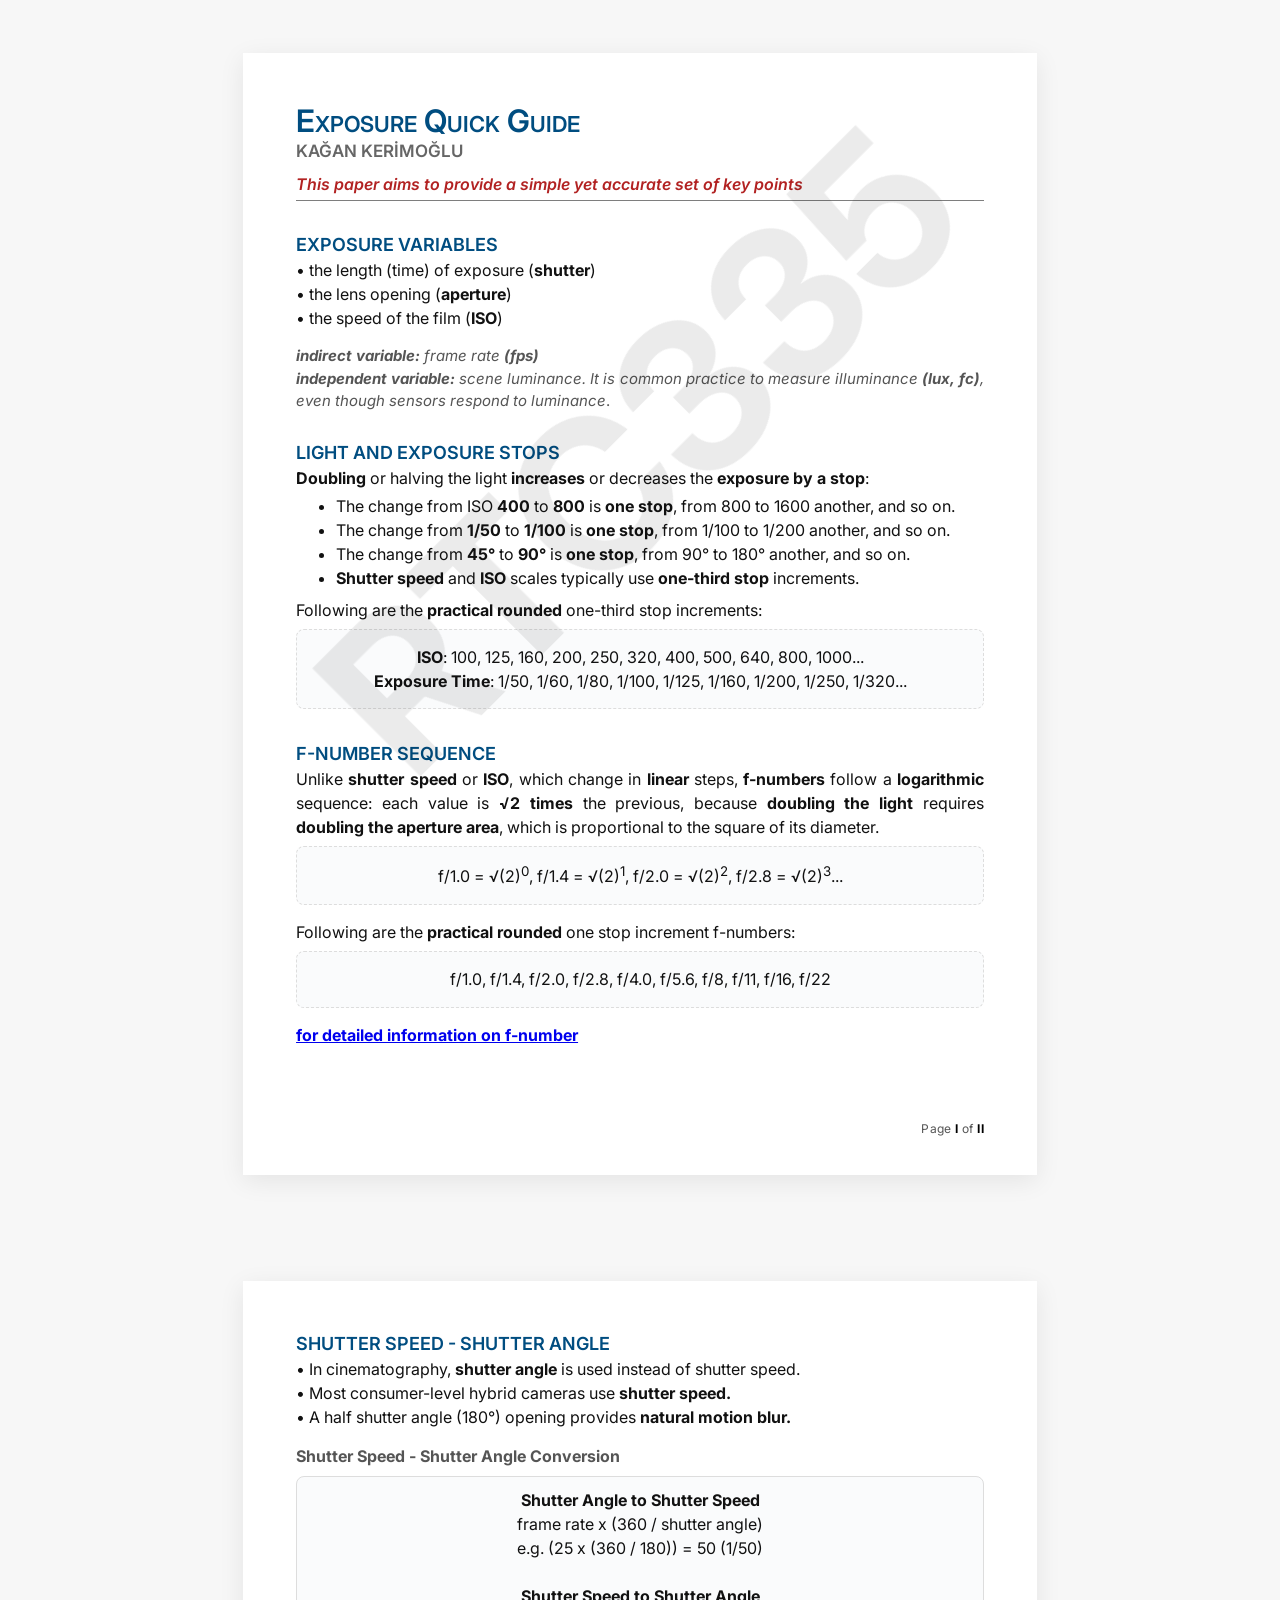
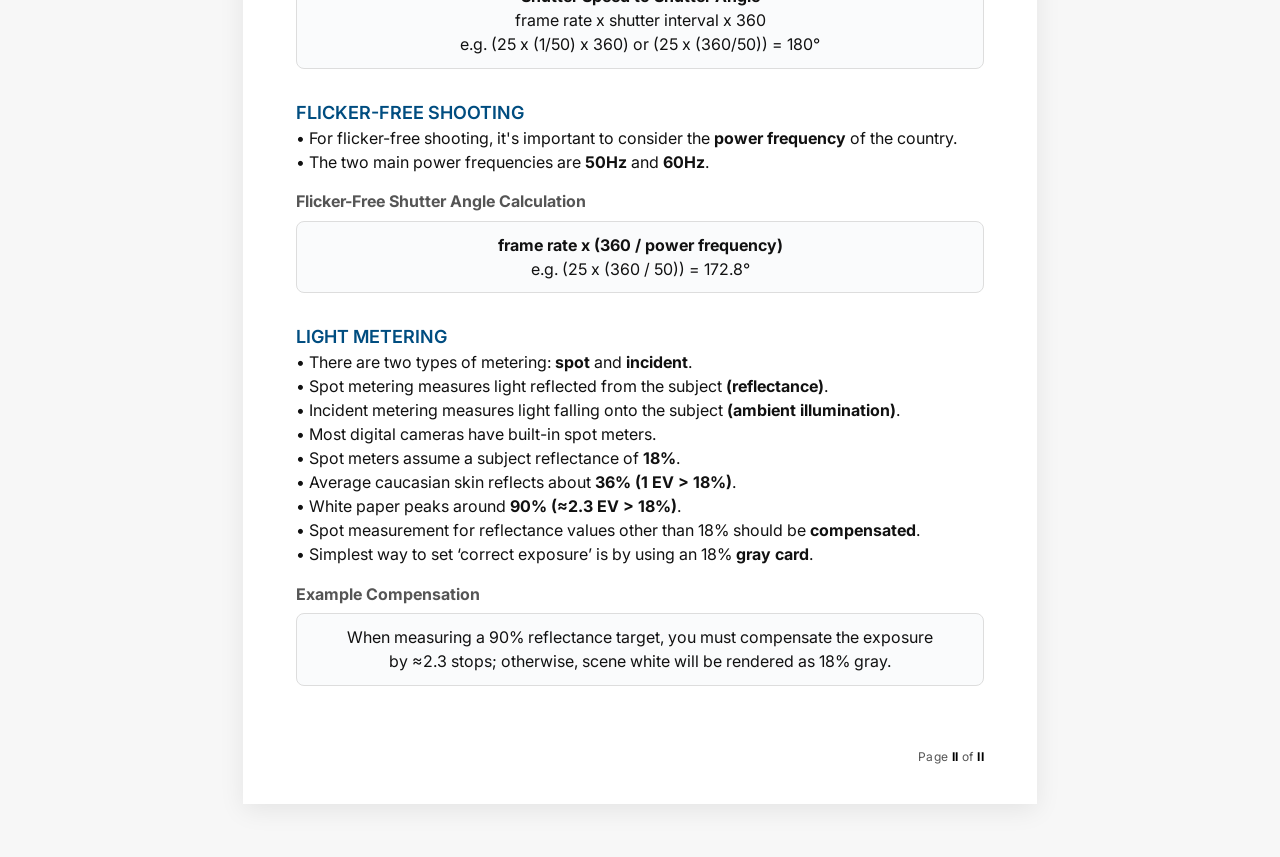
<file: guide.html>
<!DOCTYPE html>
<html lang="en">
<head>
  <meta charset="utf-8">
  <meta name="viewport" content="width=device-width, initial-scale=1" />
  <title>Exposure - Quick Guide</title>
  <link rel="preconnect" href="https://fonts.googleapis.com">
  <link rel="preconnect" href="https://fonts.gstatic.com" crossorigin>
  <link href="https://fonts.googleapis.com/css2?family=Inter:wght@400;600&display=swap" rel="stylesheet">
  <link rel="stylesheet" href="assets/main-style.css">
  <style>
    .formula.specific-padding {
      padding: 3mm 12mm 3mm 12mm; /* specific padding for formula */
    }
    .seq.specific-margin-2 {
      margin-bottom: 2mm;
      text-align: center;
    }
    .seq.specific-margin-6 {
      margin-bottom: 6mm;
      text-align: center;
    }
  </style>
</head>
<!-- remove data-watermark for clean preview -->
<body data-watermark>

<!-- div for fit-to-screen. remove if not necessary -->
<div id="fit-to-screen">

  <!-- Page I -->
  <section class="page">
    <header>
      <h1>Exposure Quick Guide</h1>
    </header>
    <div class="byline">KAĞAN KERİMOĞLU</div>
    <p class="intro">This paper aims to provide a simple yet accurate set of key points</p>

    <h2 class="specific-margin-4">EXPOSURE VARIABLES</h2>
    <p> 
      • the length (time) of exposure (<strong>shutter</strong>)<br>
      • the lens opening (<strong>aperture</strong>)<br>
      • the speed of the film (<strong>ISO</strong>)
    </p>
    <p class="note"><em><strong>indirect variable: </strong>frame rate <strong>(fps)</strong></em><br><em><strong>independent variable: </strong>scene luminance. It is common practice to measure illuminance <strong>(lux, fc)</strong>, even though sensors respond to luminance</em>.</p>

    <h2 class="specific-margin-5">LIGHT AND EXPOSURE STOPS</h2>
    <p class="tight"><strong>Doubling</strong> or halving the light <strong>increases</strong> or decreases the <strong>exposure by a stop</strong>:</p>
    <ul>
      <li>The change from ISO <strong>400</strong> to <strong>800</strong> is <strong>one stop</strong>, from 800 to 1600 another, and so on.</li>
      <li>The change from <strong>1/50</strong> to <strong>1/100</strong> is <strong>one stop</strong>, from 1/100 to 1/200 another, and so on.</li>
      <li>The change from <strong>45°</strong> to <strong>90°</strong> is <strong>one stop</strong>, from 90° to 180° another, and so on.</li>
      <li><strong>Shutter speed</strong> and <strong>ISO</strong> scales typically use <strong>one-third stop</strong> increments.</li>
    </ul>

    <p>Following are the <strong>practical rounded</strong> one-third stop increments:</p>
    <div class="seq specific-margin-6"><strong>ISO</strong>: 100, 125, 160, 200, 250, 320, 400, 500, 640, 800, 1000...<br>
      <strong>Exposure Time</strong>: 1/50, 1/60, 1/80, 1/100, 1/125, 1/160, 1/200, 1/250, 1/320...<br></div>

      <h2 class="specific-margin-2">F-NUMBER SEQUENCE</h2>
      <p>Unlike <strong>shutter speed</strong> or <strong>ISO</strong>, which change in <strong>linear</strong> steps, <strong>f-numbers</strong> follow a <strong>logarithmic</strong> sequence: each value is <strong>√2 times</strong> the previous, because <strong>doubling the light</strong> requires <strong>doubling the aperture area</strong>, which is proportional to the square of its diameter.</p>
      <div class="seq specific-margin-2"> f/1.0 = √(2)<sup>0</sup>, f/1.4 = √(2)<sup>1</sup>, f/2.0 = √(2)<sup>2</sup>, f/2.8 = √(2)<sup>3</sup>...</div>
      <p>Following are the <strong>practical rounded</strong> one stop increment f-numbers:</p>
      <div class="seq specific-margin-2">f/1.0, f/1.4, f/2.0, f/2.8, f/4.0, f/5.6, f/8, f/11, f/16, f/22</div>
      <a href="https://khascinematography.github.io/rtc335/fstop.html" target="_blank" class="specific-margin-2"><strong>for detailed information on f-number</strong></a>

      <footer class="page-footer">
        <span class="folio">Page <b>I</b> of <b>II</b></span>
      </footer>
    </section>

    <!-- Page II -->
    <section class="page">
      <h2 class="specific-margin-0">SHUTTER SPEED - SHUTTER ANGLE</h2>
      <p>• In cinematography, <strong>shutter angle</strong> is used instead of shutter speed.<br>
        • Most consumer-level hybrid cameras use <strong>shutter speed.</strong><br>
        • A half shutter angle (180°) opening provides <strong>natural motion blur.</strong><br>
      </p>
      <p class="formulas-headers"><strong>Shutter Speed - Shutter Angle Conversion</strong></p>
      <div class="formula specific-padding"> <strong>Shutter Angle to Shutter Speed</strong><br>
        frame rate x (360 / shutter angle)<br>
        e.g. (25 x (360 / 180)) = 50 (1/50)<br>
        <br>
        <strong> Shutter Speed to Shutter Angle</strong><br>
        frame rate x shutter interval x 360<br>
      e.g. (25 x (1/50) x 360) or (25 x (360/50)) = 180°</div>

      <h2 class="specific-margin-8">FLICKER-FREE SHOOTING</h2>
      <p>• For flicker-free shooting, it's important to consider the <strong>power frequency</strong> of the country.<br>
        • The two main power frequencies are <strong>50Hz</strong> and <strong>60Hz</strong>.<br>
      </p>
      <p class="formulas-headers"><strong>Flicker-Free Shutter Angle Calculation</strong></p>
      <div class="formula specific-padding"> <strong> frame rate x (360 / power frequency)</strong><br>
      e.g. (25 x (360 / 50)) = 172.8°</div>

      <h2 class="specific-margin-8">LIGHT METERING</h2>
      <p>
        • There are two types of metering: <strong>spot</strong> and <strong>incident</strong>.<br>
        • Spot metering measures light reflected from the subject <strong>(reflectance)</strong>.<br>
        • Incident metering measures light falling onto the subject <strong>(ambient illumination)</strong>.<br>
        • Most digital cameras have built-in spot meters.<br>
        • Spot meters assume a subject reflectance of <strong>18%</strong>.<br>
        • Average caucasian skin reflects about <strong>36% (1 EV &gt; 18%)</strong>.<br>
        • White paper peaks around <strong>90% (≈2.3 EV &gt; 18%)</strong>.<br>
        • Spot measurement for reflectance values other than 18% should be <strong>compensated</strong>.<br>
        • Simplest way to set ‘correct exposure’ is by using an 18% <strong>gray card</strong>.</p>

        <p class="formulas-headers"><strong>Example Compensation</strong></p>
        <div class="formula specific-padding">When measuring a 90% reflectance target, you must compensate the exposure by ≈2.3 stops; otherwise, scene white will be rendered as 18% gray.</div>

        <footer class="page-footer">
          <span class="folio">Page <b>II</b> of <b>II</b></span>
        </footer>
      </section>

<!-- div closing for fit-to-screen. remove if not necessary -->
</div> 
<!-- script for fit-to-screen. remove if not necessary -->
<script src="assets/fit-to-screen.js"></script>

</body>
</html>
</file>
<file: assets/index-style.css>
*, *::before, *::after {
  box-sizing: border-box;
}
body {
  font-family: 'Inter', sans-serif;
  font-weight: 600;
  background-color: #f5f5f5;
  margin: 0;
  padding: 20px;
  display: flex;
  justify-content: center;
  align-items: flex-start;
  min-height: 90vh;
}
.container {
  max-width: 600px;
  width: 100%;
  background: #ffffff;
  padding: 24px;
  border-radius: 16px;
  box-shadow: 0 10px 15px rgba(0,0,0,0.1);
  text-align: center;
  margin-top: 40px;
}
h1 {
  color: #004D80;
  font-size: 40px;
  margin-top: 0px;
  margin-bottom: 0px;
}
h2 {
  color: #004D80;
  font-size: 25px;
  margin-top: -2px;
  margin-bottom: 20px;
}
.button {
  display: block;
  width: 75%;
  padding: 10px 0;
  margin: 12px auto;
  font-size: 16px;
  color: #ffffff;
  background-color: #004D80;
  border: none;
  border-radius: 8px;
  cursor: pointer;
  text-decoration: none;
}
.button:hover {
  background-color: #ffffff;
  color: #004D80;
  box-shadow: 0 4px 12px rgba(0,0,0,0.2);
  transform: translateY(-2px);
}
.text {
  color: #000000;
  margin-bottom: 3px;
  font-size: 15px;
}
</file>
<file: assets/main-style.css>
:root {
  --page-w: 210mm;
  --page-h: 297mm;
  --margin: 13mm 14mm 10mm 14mm;
  --text: #111;
  --muted: #555;
  --rule: #ddd;
  --accent: #004D80;
  --intro-red: #B22222;
}
* { box-sizing: border-box; }
body {
  margin: 0;
  background: #F7F7F7;
  color: var(--text);
  font-family: 'Inter', ui-sans-serif, -apple-system, Segoe UI, Roboto, Arial, "Apple Color Emoji", "Segoe UI Emoji";
  font-size: 16px; /* remove if necessary for auto sizing*/
  line-height: 1.5;
}
.page {
  width: var(--page-w);
  min-height: var(--page-h);
  margin: 14mm auto;
  background: #fff;
  box-shadow: 0 6px 24px rgba(0,0,0,.08);
  position: relative;
  padding: var(--margin);
  display: flex;
  flex-direction: column;
  justify-content: flex-start;
}
h1 {
  color: var(--accent);
  font-variant:small-caps;
  font-size: 31px;
  line-height: 1.2;
  margin: 0mm;
  font-weight: 600;
}
.byline {
  font-size: 17px;
  font-weight: 600;
  color: rgba(102,102,102,1.00);
}
.intro {
  font-style: italic;
  font-size: 16px;
  font-weight: 600;
  color: var(--intro-red);
  margin: 2mm 0 4mm;
  border-bottom: 1px solid #7E7E7E;
  padding-bottom: 1mm;
}
h2 {
  color: var(--accent);
  font-size: 18px;
  margin: 4mm 0 -2mm;
  border-bottom: none;
  padding-bottom: 0;
  font-weight: 600;
}
.specific-margin-0 {
  margin-top: 0mm;
}
.specific-margin-1 {
  margin-top: 1mm;
}
.specific-margin-2 {
  margin-top: 2mm;
}
.specific-margin-3 {
  margin-top: 3mm;
}
.specific-margin-4 {
  margin-top: 4mm;
}
.specific-margin-5 {
  margin-top: 5mm;
}
.specific-margin-6 {
  margin-top: 6mm;
}
.specific-margin-7 {
  margin-top: 7mm;
}
.specific-margin-8 {
  margin-top: 8mm;
}
p {
  margin: 2mm 0;
  text-align: justify;
}
p.tight {
  margin-bottom: 1mm;  /* smaller than the global 2mm paragraph margin */
}
p.tight + ul {
  margin-top: 0;       /* prevents extra stacking */
  margin-bottom: 0;
}
.caption {
  font-size: 15px;
  color: var(--muted);
}
.note {
  color: #555;
  font-size: 15px;
}
.formula {
  margin: 0mm;
  padding: 2mm;
  border: 1px solid var(--rule);
  border-radius: 8px;
  text-align: center;
  font-family: 'Inter', sans-serif;
  font-size: 16px;
  background: #fafbfc;
}
.formulas-headers {
  color: #555;
}
.seq {
  font-family: 'Inter', sans-serif;
  background: #fafbfc;
  border: 1px dashed var(--rule);
  border-radius: 8px;
  padding: 4mm;
  margin: 0mm;
  font-size: 16px;
  overflow-wrap: anywhere;
}
/* --- Tables --- */
table {
  width: 100%;
  border-collapse: collapse;
  margin: 2mm 0;
  font-size: 15px;
}
.specific-table-margin {
  margin-top: 1mm;   /* margin for specific table */
  margin-bottom: 4mm;
}
th, td {
  border: 1px solid var(--rule);
  padding: 6px 8px;
  text-align: center;
}
/* table header */
thead th {
  background: #f7f8fa;
  font-weight: 600;
}
/* --- Footer --- */
footer.page-footer {
  margin-top: auto;
  display: flex;
  justify-content: flex-end;
  align-items: center;
  color: var(--muted);
  font-size: 12px;
  padding-top: 6mm;
  border-top: none;
}
.folio { letter-spacing: .4px; }
.folio b { color: #000; }

/* --- Watermark --- */
/* !!! change the <body> line before first section to <body data-watermark> to apply the watermark !!! */
body[data-watermark]::before {
  content: "RTC335";
  position: fixed;
  top: 50%;
  left: 50%;
  transform: translate(-50%, -50%) rotate(-45deg) scale(var(--fit-scale, 1)); /* "scale" necessary for fit-to-screen */
  transform-origin: center center; /* line necessary for fit-to-screen */
  font-size: 210px;
  font-weight: 700;
  color: #000;
  opacity: 0.08;
  white-space: nowrap;
  pointer-events: none;
  user-select: none;
  z-index: 9999;
}
/* Print */
@media print {
  body { background: #fff; }
  .page { box-shadow: none; margin: 0; page-break-after: always; }
  .page:last-of-type { page-break-after: auto; }
  #fit-to-screen .page { transform: none !important; } /* to disabled fit-to-screen for print */
  body[data-watermark]::before {transform: translate(-50%, -50%) rotate(-45deg) scale(1); opacity: 0.5; } /* higher opacity watermark for print. "transform" necessary for fit-to-screen. */
}

/* Fit-to-screen rules. Remove if not necessary */
#fit-to-screen {
  display: flex;
  flex-direction: column;
  align-items: center;
  min-height: 100vh;
}
#fit-to-screen .page {
  transform-origin: top center;
  transition: transform 120ms ease;
}
#fit-to-screen.is-scaled .page {
  margin: 0;
}
</file>
